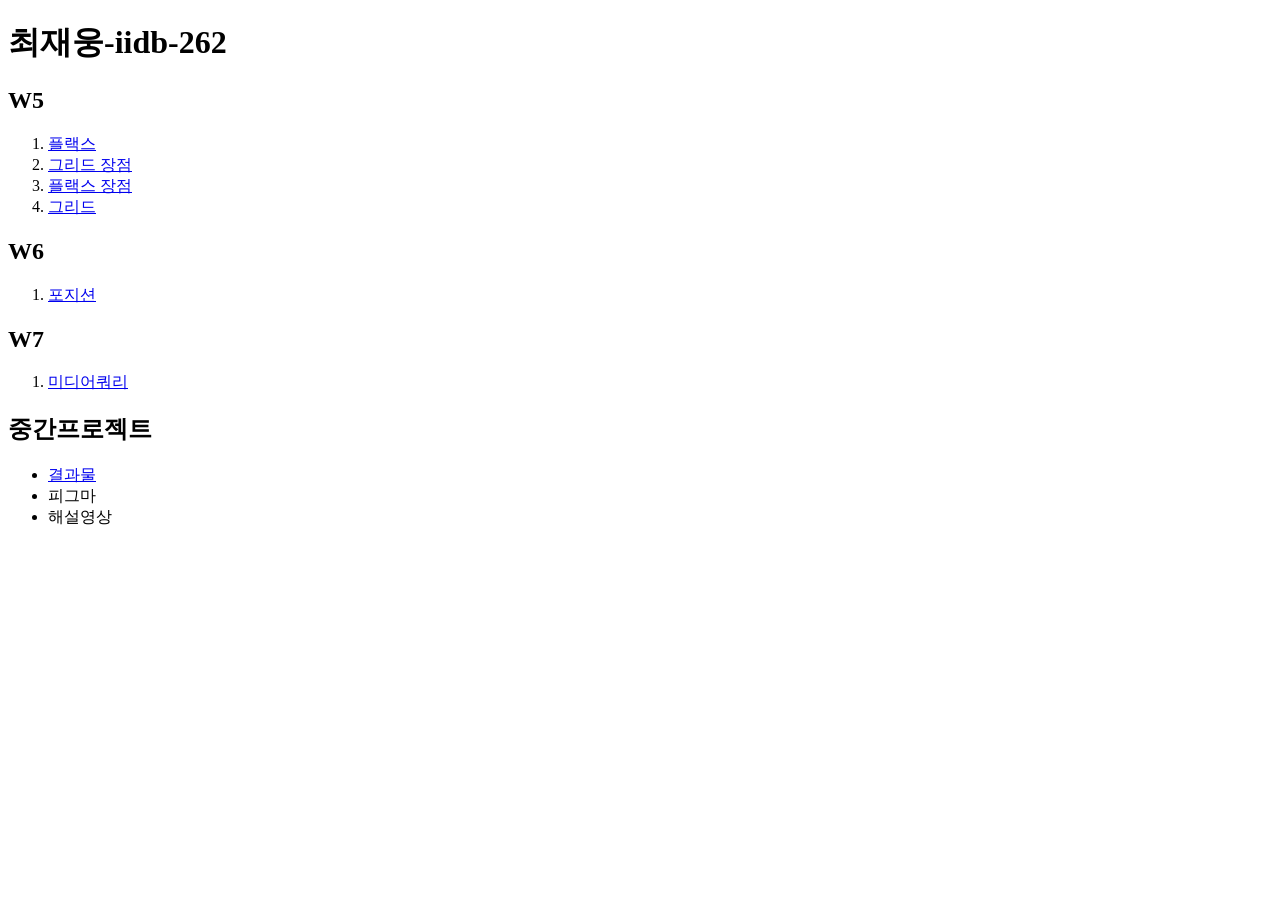
<file: index.html>
<!doctype html>
<html lang="ko">
  <head>
    <meta charset="UTF-8" />
    <meta name="viewport" content="width=device-width, initial-scale=1.0" />
    <title>최재웅-iidb-262</title>
  </head>
  <body>
    <h1>최재웅-iidb-262</h1>
    <h2>W5</h2>

    <ol>
      <li>
        <a href="./src/W5/code1/index.html">플랙스</a>
      </li>
      <li>
        <a href="./src/W5/code2/index.html">그리드 장점</a>
      </li>
      <li>
        <a href="./src/W5/code3/index.html">플랙스 장점</a>
      </li>
      <li>
        <a href="./src/W5/code4/index.html">그리드</a>
      </li>
    </ol>
    <h2>W6</h2>
    <ol>
      <li>
        <a href="./src/W6/code1/index.html">포지션</a>
      </li>
    </ol>
    <h2>W7</h2>
    <ol>
      <li>
        <a href="./src/W7/code1/index.html">미디어쿼리</a>
      </li>
    </ol>
    <h2>중간프로젝트</h2>
    <ul>
      <li><a href="./src/mid/index.html">결과물</a></li>
      <li>피그마</li>
      <li>해설영상</li>
    </ul>
  </body>
</html>
</file>
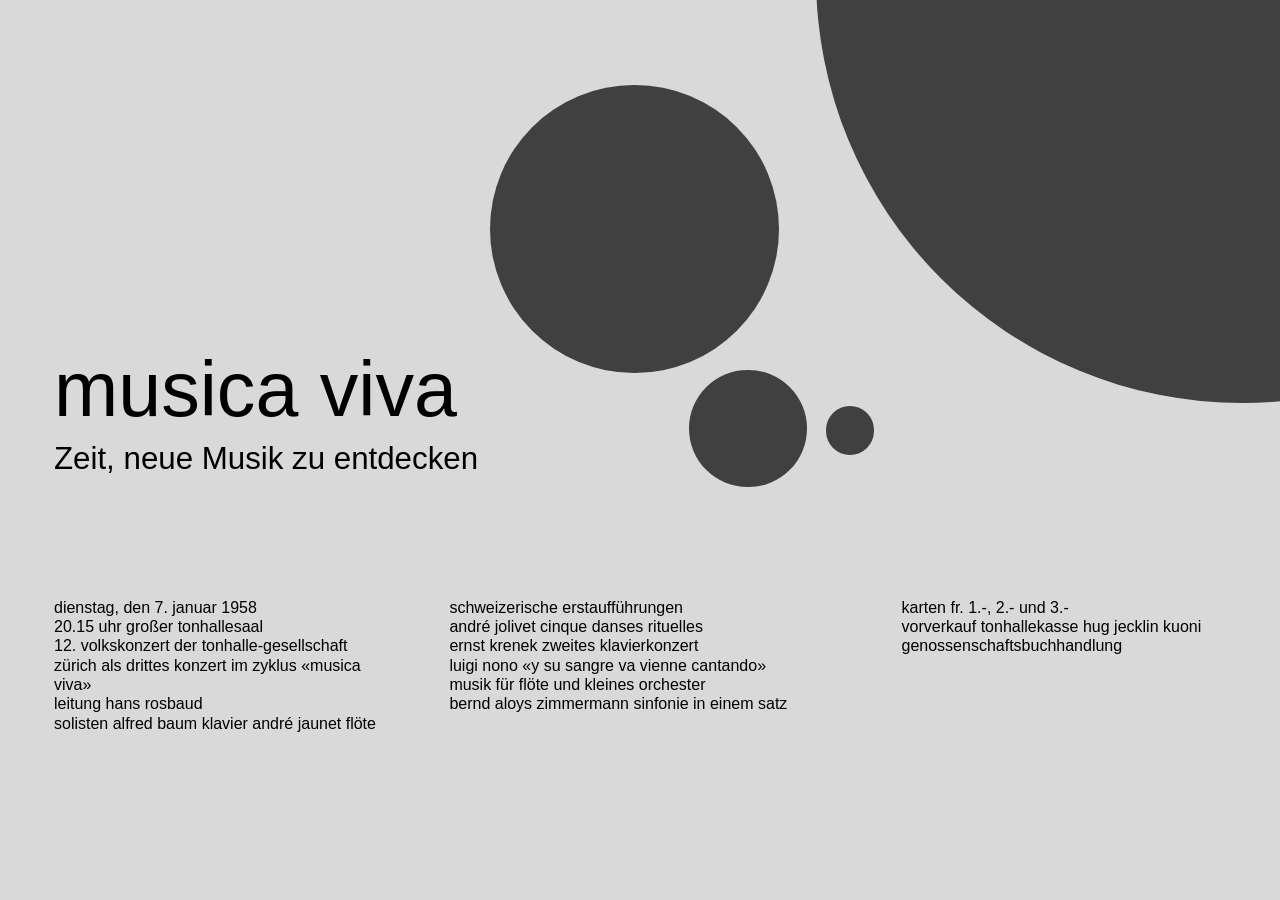
<file: src/mid/index.html>
<!doctype html>
<html lang="de">
  <head>
    <meta charset="UTF-8" />
    <link rel="stylesheet" href="./style.css" />
    <meta name="viewport" content="width=device-width, initial-scale=1.0" />
    <title>musica viva</title>
  </head>
  <body>
    <main class="poster" aria-labelledby="poster-title">
      <div class="hero">
        <div class="artwork" aria-hidden="true">
          <div class="circle circle-top"></div>
          <div class="circle circle-large"></div>
          <div class="circle circle-small"></div>
          <div class="circle circle-tiny"></div>
        </div>
        <header class="heading">
          <h1 id="poster-title">musica viva</h1>
          <p class="subtitle">Zeit, neue Musik zu entdecken</p>
        </header>
      </div>
      <div class="information">
        <section class="concert prose" aria-label="Konzertinformationen">
          <div class="metadata">
            <p>
              <time datetime="1958-01-07T20:15"
                >dienstag, den 7. januar 1958</time
              >
            </p>
            <p>20.15 uhr großer tonhallesaal</p>
          </div>
          <p>
            12. volkskonzert der tonhalle‑gesellschaft zürich als drittes
            konzert im zyklus «musica viva»
          </p>
          <p>leitung hans rosbaud</p>
          <p>solisten alfred baum klavier andré jaunet flöte</p>
        </section>
        <section class="program prose" aria-labelledby="program-title">
          <h2 id="program-title">schweizerische erstaufführungen</h2>
          <ul class="program-list">
            <li>andré jolivet cinque danses rituelles</li>
            <li>ernst krenek zweites klavierkonzert</li>
            <li>
              luigi nono «y su sangre va vienne cantando» musik für flöte und
              kleines orchester
            </li>
            <li>bernd aloys zimmermann sinfonie in einem satz</li>
          </ul>
        </section>
        <footer class="tickets prose" aria-label="Karten und Vorverkauf">
          <p>karten fr. 1.-, 2.- und 3.-</p>
          <p>
            vorverkauf tonhallekasse hug jecklin kuoni
            genossenschaftsbuchhandlung
          </p>
        </footer>
      </div>
    </main>
  </body>
</html>
</file>
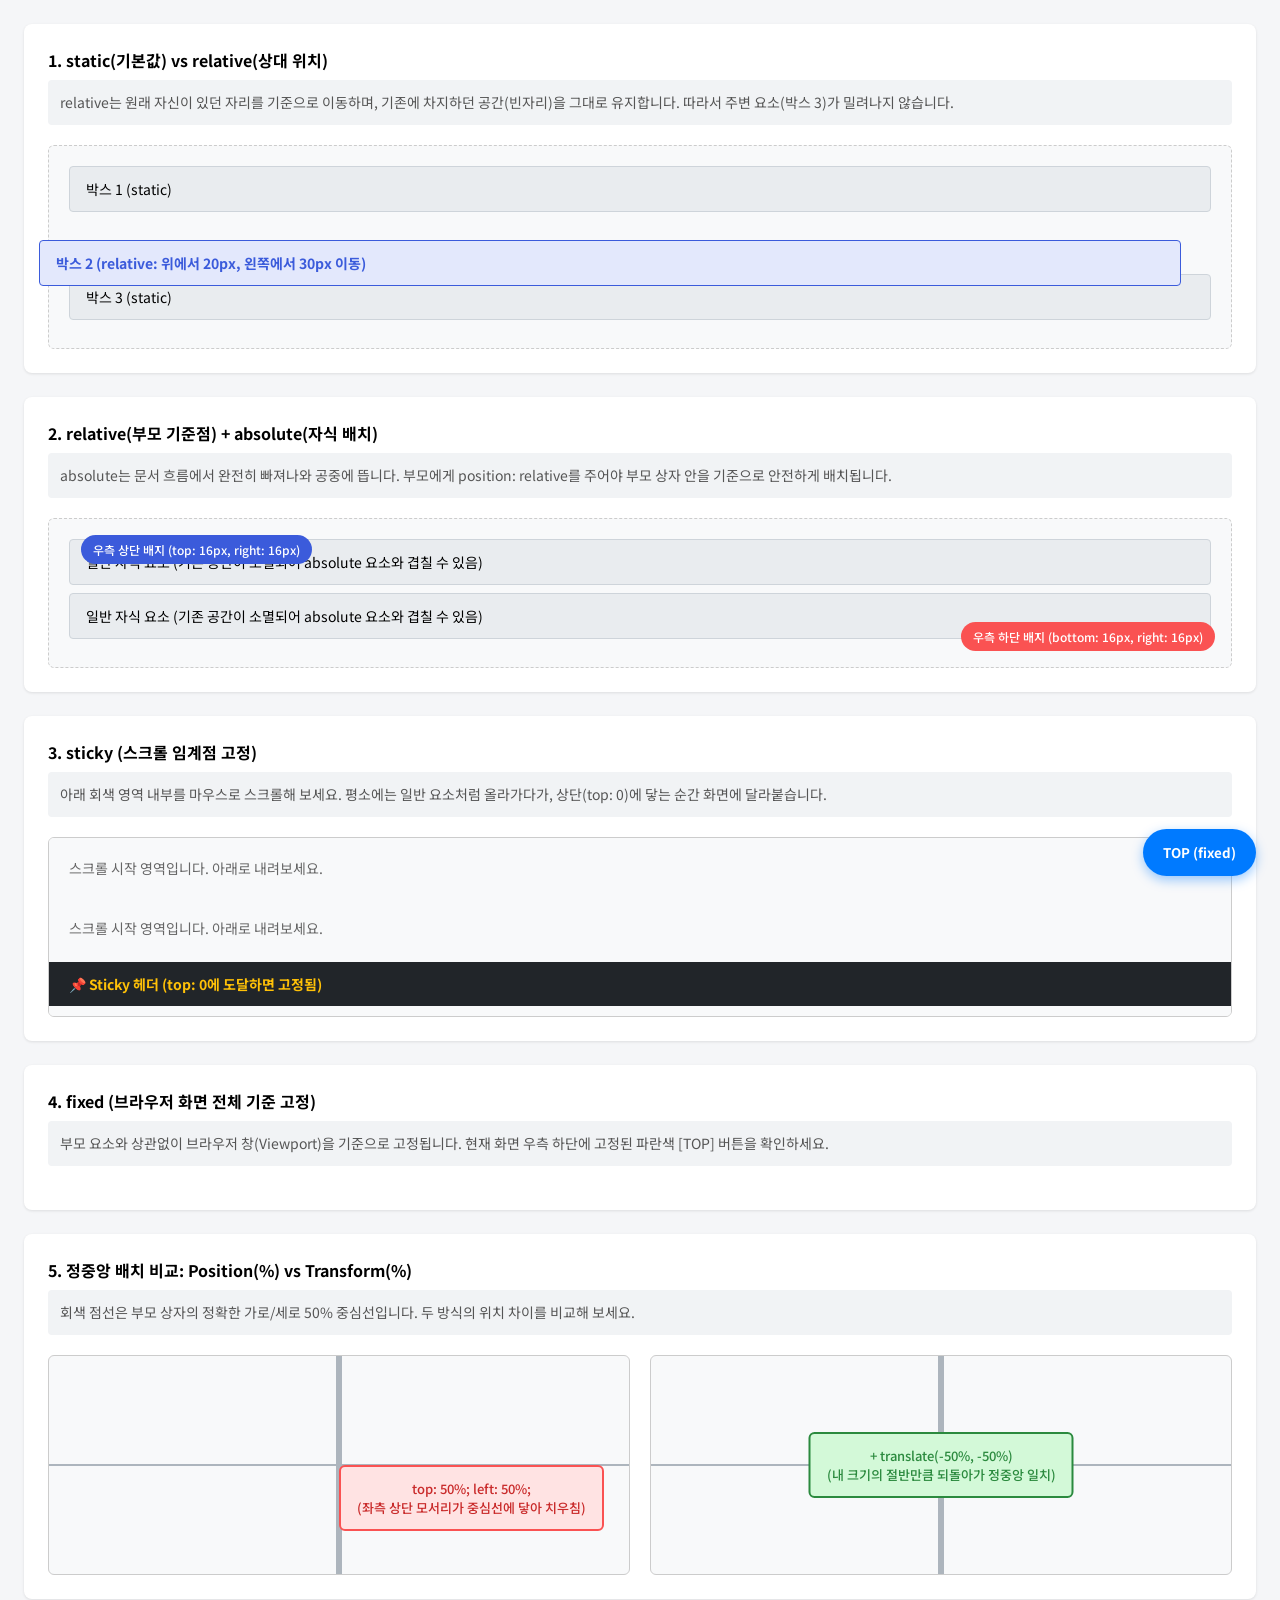
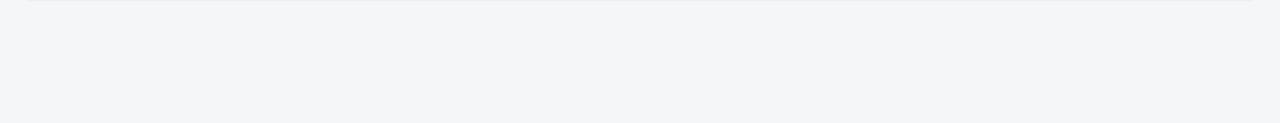
<file: src/W6/code1/index.html>
<!doctype html>
<html lang="en">
  <head>
    <meta charset="UTF-8" />
    <link rel="stylesheet" href="./style.css" />
    <meta name="viewport" content="width=device-width, initial-scale=1.0" />
    <title>Pen</title>

    <!-- Noto Sans KR 폰트 -->
    <link
      href="https://fonts.googleapis.com/css2?family=Noto+Sans+KR:wght@400;500;700&display=swap"
      rel="stylesheet"
    />
  </head>
  <body>
    <!-- 1. static vs relative -->
    <div class="box">
      <h3 class="title">1. static(기본값) vs relative(상대 위치)</h3>
      <p class="desc">
        relative는 원래 자신이 있던 자리를 기준으로 이동하며, 기존에 차지하던
        공간(빈자리)을 그대로 유지합니다. 따라서 주변 요소(박스 3)가 밀려나지
        않습니다.
      </p>

      <div class="demo-stage">
        <div class="item">박스 1 (static)</div>
        <div class="item pos-relative">
          박스 2 (relative: 위에서 20px, 왼쪽에서 30px 이동)
        </div>
        <div class="item" style="position: relative">박스 3 (static)</div>
      </div>
    </div>

    <!-- 2. relative(부모 기준점) + absolute(절대 위치) -->
    <div class="box" style="position: relative">
      <h3 class="title">2. relative(부모 기준점) + absolute(자식 배치)</h3>
      <p class="desc">
        absolute는 문서 흐름에서 완전히 빠져나와 공중에 뜹니다. 부모에게
        position: relative를 주어야 부모 상자 안을 기준으로 안전하게 배치됩니다.
      </p>

      <div class="demo-stage parent-relative">
        <div class="item">
          일반 자식 요소 (기존 공간이 소멸되어 absolute 요소와 겹칠 수 있음)
        </div>
        <div class="badge pos-absolute-top">
          우측 상단 배지 (top: 16px, right: 16px)
        </div>
        <div class="badge pos-absolute-bottom">
          우측 하단 배지 (bottom: 16px, right: 16px)
        </div>
        <div class="item">
          일반 자식 요소 (기존 공간이 소멸되어 absolute 요소와 겹칠 수 있음)
        </div>
      </div>
    </div>

    <!-- 3. sticky (스크롤 반응형 고정) -->
    <div class="box">
      <h3 class="title">3. sticky (스크롤 임계점 고정)</h3>
      <p class="desc">
        아래 회색 영역 내부를 마우스로 스크롤해 보세요. 평소에는 일반 요소처럼
        올라가다가, 상단(top: 0)에 닿는 순간 화면에 달라붙습니다.
      </p>

      <div class="scroll-container">
        <div class="scroll-text">
          스크롤 시작 영역입니다. 아래로 내려보세요.
        </div>
        <div class="scroll-text">
          스크롤 시작 영역입니다. 아래로 내려보세요.
        </div>
        <div class="scroll-text">
          스크롤 시작 영역입니다. 아래로 내려보세요.
        </div>
        <div class="scroll-text">
          스크롤 시작 영역입니다. 아래로 내려보세요.
        </div>
        <div class="scroll-text">
          스크롤 시작 영역입니다. 아래로 내려보세요.
        </div>
        <div class="sticky-bar">📌 Sticky 헤더 (top: 0에 도달하면 고정됨)</div>
        <div class="scroll-content">
          <p>Lorem ipsum dolor sit amet.</p>
          <p>Harum reiciendis dolores reprehenderit ab!</p>
          <p>Iure delectus distinctio libero et.</p>
          <p>Ab ad nesciunt saepe ratione.</p>
          <p>Et similique labore libero nisi?</p>
          <p>Ex, quaerat. Vel, voluptas distinctio.</p>
          <p>Alias magni laborum modi. Placeat.</p>
          <p>Harum laboriosam nulla libero et repellendus?</p>
          <p>Provident impedit nesciunt aperiam quae quidem.</p>
          <p>Quaerat aliquid soluta quo aspernatur.</p>
        </div>
      </div>
    </div>

    <!-- 4. fixed (뷰포트 고정) -->
    <div class="box">
      <h3 class="title">4. fixed (브라우저 화면 전체 기준 고정)</h3>
      <p class="desc">
        부모 요소와 상관없이 브라우저 창(Viewport)을 기준으로 고정됩니다. 현재
        화면 우측 하단에 고정된 파란색 [TOP] 버튼을 확인하세요.
      </p>

      <!-- 코드 위치는 이 섹션 안에 있지만, 화면 우측 하단에 고정되어 표시됨 -->
      <button class="fixed-btn">TOP (fixed)</button>
    </div>

    <!-- 5. 퍼센트(%) 기준점 차이: Position vs Transform -->
    <div class="box">
      <h3 class="title">5. 정중앙 배치 비교: Position(%) vs Transform(%)</h3>
      <p class="desc">
        회색 점선은 부모 상자의 정확한 가로/세로 50% 중심선입니다. 두 방식의
        위치 차이를 비교해 보세요.
      </p>

      <div class="compare-grid">
        <!-- 5-1. top/left만 쓴 경우 -->
        <div class="center-stage">
          <div class="target only-pos">
            top: 50%; left: 50%;
            <br />
            (좌측 상단 모서리가 중심선에 닿아 치우침)
          </div>
        </div>

        <!-- 5-2. transform까지 함께 쓴 경우 -->
        <div class="center-stage">
          <div class="target with-transform">
            + translate(-50%, -50%)
            <br />
            (내 크기의 절반만큼 되돌아가 정중앙 일치)
          </div>
        </div>
      </div>
    </div>
  </body>
</html>
</file>
<file: src/mid/style.css>
/* 1. Reset / Box Model: padding과 border를 너비에 포함 */
* { box-sizing: border-box; }
html { font-size: 100%; }
body, h1, h2, p, ul { margin: 0; }
ul { padding: 0; list-style: none; }
img { display: block; }
body { min-width: 300px; background: #d9d9d9; color: #000; font-family: Helvetica, Arial, sans-serif; }
h1, h2 { font-weight: 400; }

/* 2. 전체 골조: 12열 Grid. 높이를 고정하지 않아 본문을 자르지 않음 */
.poster {
  width: 100%;
  min-width: 300px;
  max-width: 90rem;
  min-height: 100vh;
  margin: 0 auto;
  display: grid;
  grid-template-columns: repeat(12, minmax(0, 1fr));
  grid-template-rows: auto 1fr;
  align-content: start;
  padding-bottom: 3rem;
}
.hero, .information { grid-column: 1 / -1; min-width: 0; }
.hero {
  grid-row: 1;
  display: grid;
  grid-template-columns: minmax(0, 1fr);
  grid-template-rows: auto;
  position: relative;
  aspect-ratio: 1440 / 579;
}
/* Pile: 두 레이어가 같은 칸을 공유. 조형 요소만 absolute */
.artwork, .heading { grid-area: 1 / 1; }
.artwork { position: absolute; inset: 0; overflow: hidden; pointer-events: none; }
.circle { position: absolute; background: #404040; border-radius: 50%; aspect-ratio: 1; }
.circle-top { left: 65.2778%; top: -82.9016%; width: 62.5%; aspect-ratio: 1; }
.circle-large { left: 38.8889%; top: 7.2539%; width: 20.1389%; aspect-ratio: 1; }
.circle-small { left: 51.7361%; top: 59.9309%; width: 8.3333%; aspect-ratio: 1; }
.circle-tiny { left: 62.2917%; top: 69.4301%; width: 3.4722%; aspect-ratio: 1; }
/* Flex: 제목과 보조문구의 세로 정렬 */
.heading {
  z-index: 1;
  display: flex;
  flex-direction: column;
  align-items: flex-start;
  justify-content: flex-start;
  width: 40%;
  margin-left: 3.75%;
  padding-top: 17.5%;
  padding-bottom: 2em;
}
h1 { font-size: clamp(3rem, 5.5556vw, 5rem); line-height: 1.125; }
.subtitle { font-size: clamp(1.25rem, 2.2222vw, 2rem); line-height: 1.1875; }
.heading > * + * { margin-top: .25em; }

/* 3. Prose: 고정 줄바꿈 없이 단어 단위로 흐르는 본문 */
.information {
  grid-row: 2;
  display: grid;
  grid-template-columns: minmax(0, 380fr) 66fr minmax(0, 420fr) 90fr minmax(0, 366fr);
  grid-template-rows: auto;
  align-content: start;
  align-items: start;
  margin-inline: 3.375rem; /* 제목·부제와 왼쪽 시작선 정렬, 좌우 동일한 바깥 여백 */
  font-size: 1rem;
  line-height: 1.208333;
}
.prose { min-width: 0; max-width: 40ch; word-break: normal; overflow-wrap: normal; hyphens: none; }
.concert { grid-column: 1; grid-row: 1; }
.program { grid-column: 3; grid-row: 1; }
.tickets { grid-column: 5; grid-row: 1; }
.program h2 { font: inherit; }
/* Flex / Stack: 내부 정보와 프로그램 목록의 일차원 세로 흐름 */
.metadata, .program-list { display: flex; flex-direction: column; justify-content: flex-start; align-items: stretch; gap: 0; }

/* 4. Tablet: 2열, 왼쪽 프로그램 / 오른쪽 공연 + 예매 */
@media (max-width: 64rem) {
  .poster { padding-bottom: 3.25rem; }
  .hero { aspect-ratio: 768 / 658; }
  .heading { width: 85.9375%; margin-left: 7.03125%; padding-top: 66.6667%; }
  h1 { font-size: clamp(3rem, 8.8542vw, 4.25rem); line-height: 1.11765; }
  .subtitle { font-size: clamp(1.25rem, 3.776vw, 1.8125rem); line-height: 1.24138; }
  .heading > * + * { margin-top: .138em; }
  .circle-top { left: 54.4271%; top: -53.1915%; width: 91.1458%; }
  .circle-large { left: 34.7656%; top: 33.5866%; width: 37.1094%; aspect-ratio: 1; }
  .circle-small { left: 66.4063%; top: 67.3252%; width: 14.3229%; }
  .circle-tiny { left: 77.7344%; top: 63.8298%; width: 5.8594%; }
  .information { margin-inline: 7.03125%; grid-template-columns: repeat(2, minmax(0, 1fr)); grid-template-rows: auto auto; column-gap: 5.4545%; row-gap: 1.7lh; font-size: 1rem; line-height: 1.15; }
  .program { grid-column: 1; grid-row: 1 / span 2; line-height: 1.25; }
  .concert { grid-column: 2; grid-row: 1; }
  .tickets { grid-column: 2; grid-row: 2; }
}

/* 화면 너비에 따른 이동: 시간 애니메이션이 아니라 창 너비에 직접 반응합니다.
   48rem(태블릿 시안)~90rem(PC 시안)의 크기와 좌표를 calc/clamp로 연결.
   원은 CSS 배경색과 border-radius로 그리므로 이미지 파일이 필요 없습니다. */
@media (min-width: 48rem) {
  .hero { aspect-ratio: auto; min-height: clamp(36.187500rem, calc(46.767857rem + -11.755952vw), 41.125000rem); }
  .heading { width: 60%; margin-left: 3.375rem; padding-top: calc(clamp(15.750000rem, calc(50.571429rem + -38.690476vw), 32.000000rem) + min(max(0rem, calc(18rem - 20vw)), max(0rem, calc(20vw - 9.6rem)))); padding-bottom: 1.875rem; }
  .information { margin-inline: 3.375rem; } /* 768px 이상은 항상 제목과 같은 기준선 */
  h1 { font-size: clamp(4.250000rem, calc(3.392857rem + 1.785714vw), 5.000000rem); line-height: 1.125; }
  .subtitle { font-size: clamp(1.812500rem, calc(1.598214rem + 0.446429vw), 2.000000rem); line-height: 1.24138; }
  .circle-top { left: clamp(26.125000rem, calc(-11.160714rem + 77.678571vw), 58.750000rem); top: clamp(-30.000000rem, calc(-12.589286rem + -19.345238vw), -21.875000rem); width: clamp(43.750000rem, calc(29.464286rem + 29.761905vw), 56.250000rem); }
  .circle-large { left: clamp(16.687500rem, calc(-4.241071rem + 43.601190vw), 35.000000rem); top: clamp(2.625000rem, calc(26.598214rem + -26.636905vw), 13.812500rem); width: clamp(17.812500rem, calc(17.455357rem + 0.744048vw), 18.125000rem); }
  .circle-small { left: clamp(31.875000rem, calc(15.089286rem + 34.970238vw), 46.562500rem); top: clamp(21.687500rem, calc(34.544643rem + -14.285714vw), 27.687500rem); width: clamp(6.875000rem, calc(6.160714rem + 1.488095vw), 7.500000rem); }
  .circle-tiny { left: clamp(37.312500rem, calc(15.883929rem + 44.642857vw), 56.062500rem); top: clamp(25.125000rem, calc(27.535714rem + -2.678571vw), 26.250000rem); width: clamp(2.812500rem, calc(2.455357rem + 0.744048vw), 3.125000rem); }
}

/* 5. Mobile: 1열. 제목을 원 사이로 옮기고 정보 그룹은 위에서 아래로 */
@media (max-width: 37.5rem) {
  .poster { padding-bottom: 3rem; }
  .hero { aspect-ratio: 375 / 396; }
  .heading { margin-left: 8.5333%; width: 82.9333%; padding-top: 38.6667%; padding-bottom: 0; }
  h1 { font-size: clamp(2rem, 10.6667vw, 3.25rem); line-height: 1.125; }
  .subtitle { font-size: clamp(.9375rem, 4.4vw, 1.375rem); line-height: 1.27273; }
  .heading > * + * { margin-top: .1818em; }
  .circle-top { left: 38.9333%; top: -37.3737%; width: 80%; }
  .circle-large { left: 21.3333%; top: 58.0808%; width: 32%; aspect-ratio: 1; }
  .circle-small { left: 48.5333%; top: 81.8182%; width: 12.5333%; aspect-ratio: 1; }
  .circle-tiny { left: 58.4%; top: 79.2929%; width: 5.0667%; }
  .information { margin-inline: 8.5333%; grid-template-columns: minmax(0, 1fr); grid-template-rows: auto auto auto; row-gap: 0; font-size: 1rem; line-height: 1.17857; }
  .concert { grid-column: 1; grid-row: 1; }
  .program { grid-column: 1; grid-row: 2; line-height: inherit; }
  .tickets { grid-column: 1; grid-row: 3; }
  /* Figma 원본의 두 구분선. 여백은 앞 본문 높이를 따라 이동 */
  .information > * + * { margin-top: 1.27lh; padding-top: 1.03lh; border-top: 1px solid #404040; }
}
</file>
<file: src/W6/code1/style.css>
/* =========================================
   공통 세팅 및 재활용 스타일
   ========================================= */
* {
  box-sizing: border-box;
  margin: 0;
  padding: 0;
  font-family: "Noto Sans KR", sans-serif;
}

body {
  padding: 24px;
  padding-bottom: 100px; /* 하단 fixed 버튼 여백 확보 */
  background-color: #f5f6f8;
}

.box {
  background-color: #fff;
  padding: 24px;
  margin-bottom: 24px;
  border-radius: 8px;
  box-shadow: 0 1px 3px rgba(0, 0, 0, 0.1);
}

.title {
  font-size: 16px;
  margin-bottom: 8px;
}

.desc {
  font-size: 14px;
  color: #555;
  margin-bottom: 20px;
  background-color: #f1f3f5;
  padding: 12px;
  border-radius: 4px;
  line-height: 1.5;
}

/* 실습용 무대 및 기본 블록 */
.demo-stage {
  background-color: #f8f9fa;
  border: 1px dashed #ccc;
  padding: 20px;
  border-radius: 6px;
}

.item {
  background-color: #e9ecef;
  border: 1px solid #ced4da;
  padding: 12px 16px;
  margin-bottom: 8px;
  border-radius: 4px;
  font-size: 14px;
}

/* =========================================
   1. static vs relative
   ========================================= */
.pos-relative {
  position: relative; /*자기 위치 유지*/
  top: 20px; /* 원래 위치에서 아래로 20px 이동 */
  right: 30px; /* 원래 위치에서 오른쪽으로 30px 이동 */
  background-color: #e3e8fc;
  border-color: #3b5bdb;
  color: #3b5bdb;
  font-weight: 700;
  z-index: 1;
  /* 아래 박스와 겹칠 때 위로 올라오도록 설정 */
}

/* =========================================
   2. relative + absolute
   ========================================= */
.parent-relative {
  position: relative;
  /* 자식(absolute)이 도망가지 못하게 기준점 선언 */
  /*height: 320px;*/
}

.badge {
  position: absolute; /* 문서 흐름에서 이탈 */
  background-color: #3b5bdb;
  color: #fff;
  padding: 6px 12px;
  border-radius: 20px;
  font-size: 12px;
  font-weight: 500;
}

.pos-absolute-top {
  top: 16px;
  left: 32px;
}

.pos-absolute-bottom {
  bottom: 16px;
  right: 16px;
  background-color: #fa5252;
}

/* =========================================
   3. sticky (스크롤 고정)
   ========================================= */
.scroll-container {
  height: 180px; /*스크롤 제작 요건 1*/
  overflow-y: auto; /* 내부 스크롤 생성 */
  border: 1px solid #ccc;
  border-radius: 6px;
  background-color: #f8f9fa;
}

.scroll-text {
  padding: 20px;
  font-size: 14px;
  color: #666;
}

.sticky-bar {
  position: sticky;
  bottom: 10px; /* 스크롤 시 컨테이너 최상단(0px)에 닿으면 달라붙음 */
  background-color: #212529;
  color: #ffc107;
  padding: 12px 20px;
  font-weight: 700;
  font-size: 14px;
}

.scroll-content p {
  padding: 20px;
  border-bottom: 1px solid #eee;
  font-size: 14px;
}

/* =========================================
   4. fixed (뷰포트 고정)
   ========================================= */
.fixed-btn {
  position: fixed;
  bottom: 24px; /* 브라우저 창 하단에서 24px */
  right: 24px; /* 브라우저 창 우측에서 24px */
  background-color: #007aff;
  color: #fff;
  border: none;
  padding: 14px 20px;
  border-radius: 30px;
  font-weight: 700;
  box-shadow: 0 4px 12px rgba(0, 122, 255, 0.4);
  cursor: pointer;
  z-index: 100;
}

/* =========================================
   5. 퍼센트(%) 기준점 차이 (정중앙 배치)
   ========================================= */
.compare-grid {
  display: grid;
  grid-template-columns: 1fr 1fr;
  gap: 20px;
}

.center-stage {
  position: relative; /* 자식(absolute)의 기준점 */
  height: 220px;
  background-color: #f8f9fa;
  border: 1px solid #ccc;
  border-radius: 6px;
  /* 정중앙을 눈으로 확인하기 위한 십자가 가이드선 배경 */
  background-image:
    linear-gradient(
      to right,
      transparent 49.5%,
      #adb5bd 49.5%,
      #adb5bd 50.5%,
      transparent 50.5%
    ),
    linear-gradient(
      to bottom,
      transparent 49.5%,
      #adb5bd 49.5%,
      #adb5bd 50.5%,
      transparent 50.5%
    );
}

.target {
  position: absolute;
  padding: 12px 16px;
  border-radius: 6px;
  font-size: 13px;
  font-weight: 500;
  text-align: center;
  white-space: nowrap;
}

/* 5-1. 부모 크기의 50%만 이동한 경우 (치우침) */
.only-pos {
  top: 50%;
  left: 50%;
  background-color: #ffe3e3;
  border: 2px solid #fa5252;
  color: #c92a2a;
}

/* 5-2. 자기 크기의 50%만큼 역방향 이동을 추가한 경우 (정중앙) */
.with-transform {
  top: 50%;
  left: 50%;
  transform: translate(
    -50%,
    -50%
  ); /* 핵심: 자기 자신 크기의 절반만큼 뒤로 당김 */
  background-color: #d3f9d8;
  border: 2px solid #2b8a3e;
  color: #2b8a3e;
}
</file>
